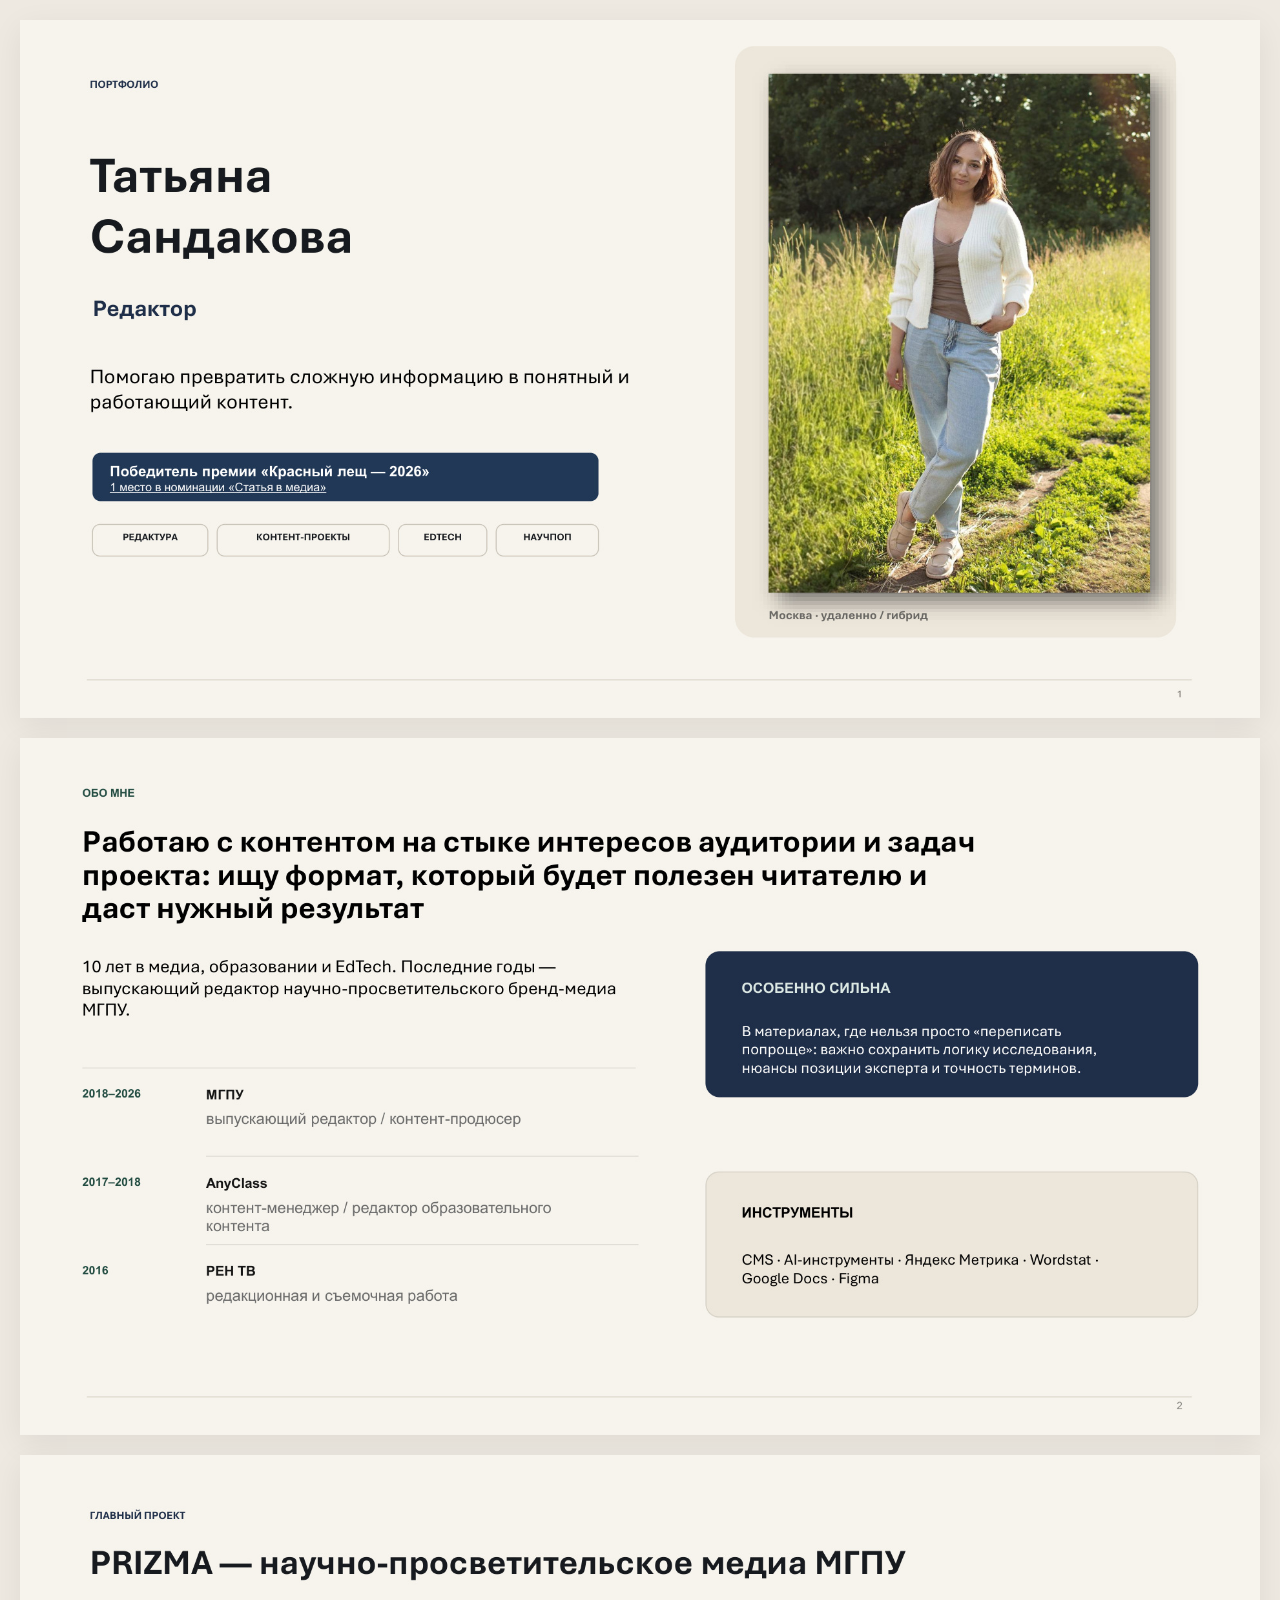
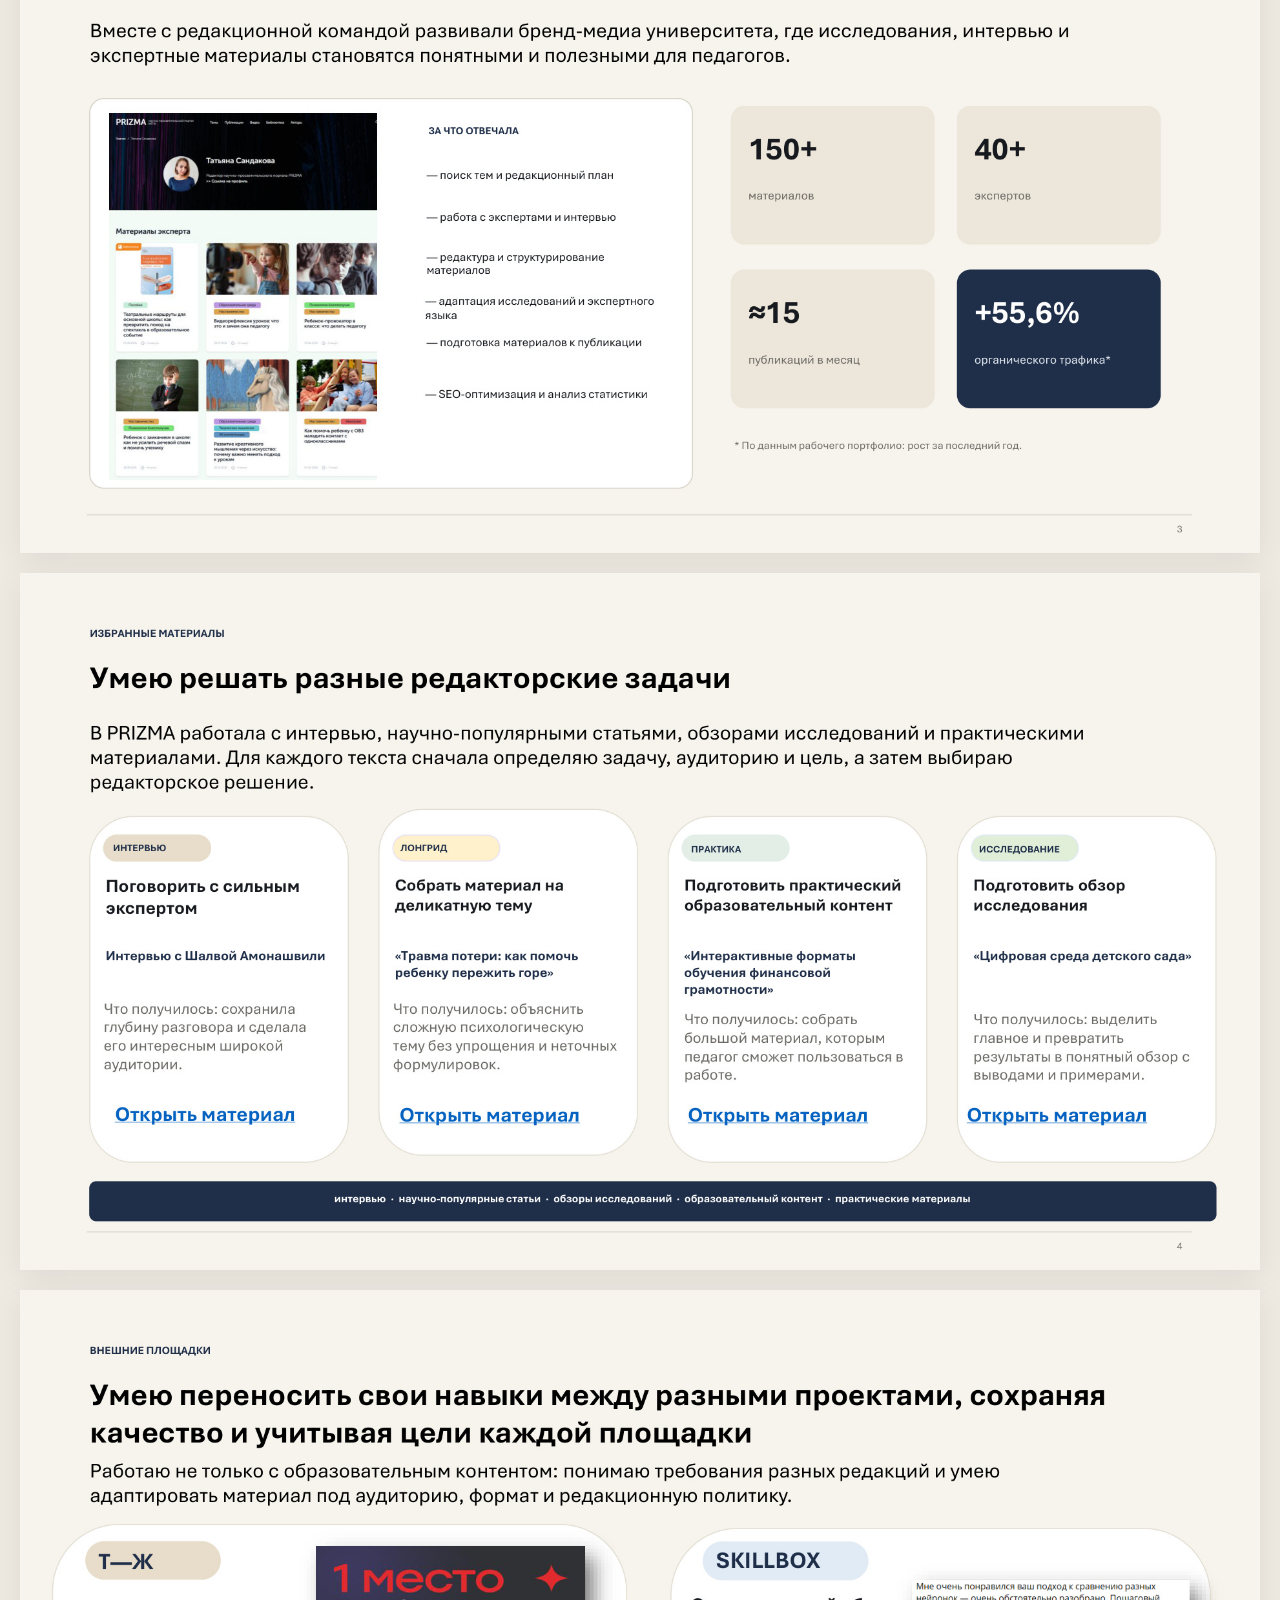
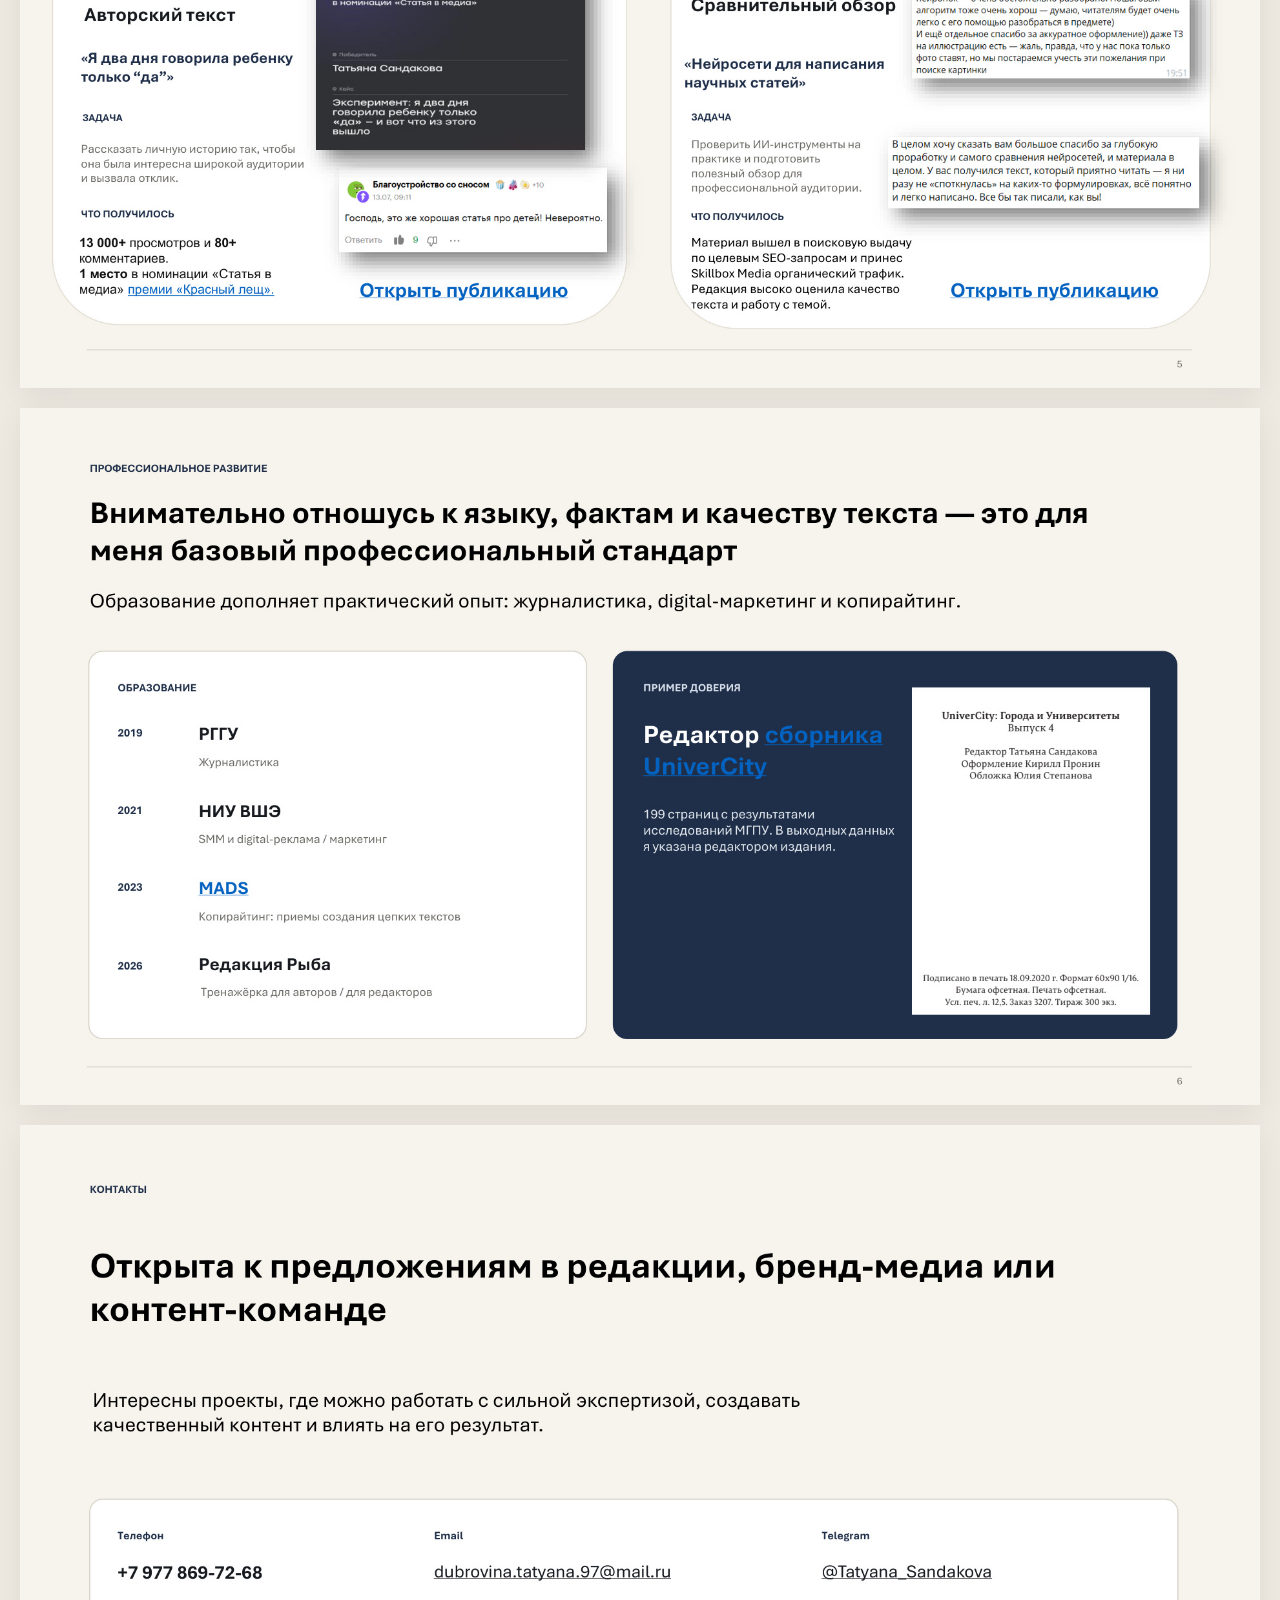
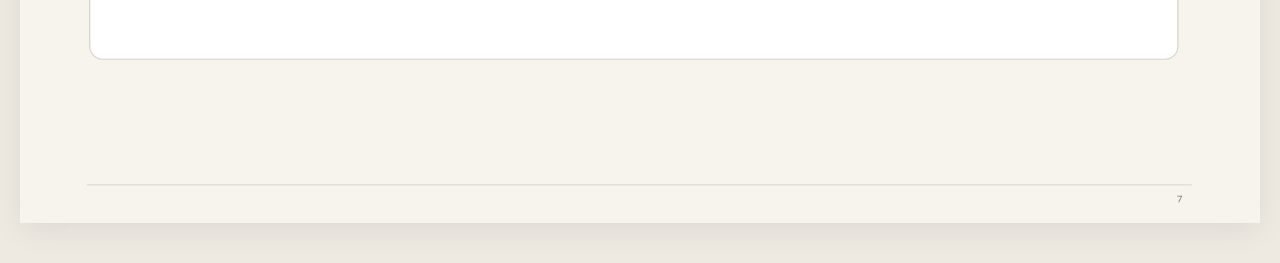
<file: index.html>
<!doctype html>
<html lang="ru"><head>
<meta charset="utf-8"><meta name="viewport" content="width=device-width,initial-scale=1">
<title>Портфолио — Татьяна Сандакова</title>
<meta name="description" content="Портфолио Татьяны Сандаковой — редактор.">
<link rel="stylesheet" href="styles.css"></head>
<body><main class="deck"><section class="slide"><img src="assets/slide-01-2026.jpg" alt="Портфолио Татьяны Сандаковой — слайд 1"><a class="hotspot" href="https://ryba.team/red_bream/winners_2026" target="_blank" rel="noopener noreferrer" style="left:5.85000%;top:62.01296%;width:40.80521%;height:6.93889%"></a><a class="hotspot" href="https://ryba.team/red_bream/winners_2026" target="_blank" rel="noopener noreferrer" style="left:7.33750%;top:66.23518%;width:0.26250%;height:1.24445%"></a><a class="hotspot" href="https://ryba.team/red_bream/winners_2026" target="_blank" rel="noopener noreferrer" style="left:8.07500%;top:66.56852%;width:2.52708%;height:0.93333%"></a><a class="hotspot" href="https://ryba.team/red_bream/winners_2026" target="_blank" rel="noopener noreferrer" style="left:10.93958%;top:66.59074%;width:0.41250%;height:0.88889%"></a><a class="hotspot" href="https://ryba.team/red_bream/winners_2026" target="_blank" rel="noopener noreferrer" style="left:11.70208%;top:66.56852%;width:4.76250%;height:1.15556%"></a><a class="hotspot" href="https://ryba.team/red_bream/winners_2026" target="_blank" rel="noopener noreferrer" style="left:16.85208%;top:66.63519%;width:0.41250%;height:0.77777%"></a><a class="hotspot" href="https://ryba.team/red_bream/winners_2026" target="_blank" rel="noopener noreferrer" style="left:17.36458%;top:66.23518%;width:3.00000%;height:1.26667%"></a><a class="hotspot" href="https://ryba.team/red_bream/winners_2026" target="_blank" rel="noopener noreferrer" style="left:20.70208%;top:66.59074%;width:0.41250%;height:0.88889%"></a><a class="hotspot" href="https://ryba.team/red_bream/winners_2026" target="_blank" rel="noopener noreferrer" style="left:21.46458%;top:66.56852%;width:2.68750%;height:1.15556%"></a><a class="hotspot" href="https://ryba.team/red_bream/winners_2026" target="_blank" rel="noopener noreferrer" style="left:24.23958%;top:66.63519%;width:0.41250%;height:0.77777%"></a></section><section class="slide"><img src="assets/slide-02-2026.jpg" alt="Портфолио Татьяны Сандаковой — слайд 2"></section><section class="slide"><img src="assets/slide-03-2026.jpg" alt="Портфолио Татьяны Сандаковой — слайд 3"></section><section class="slide"><img src="assets/slide-04-2026.jpg" alt="Портфолио Татьяны Сандаковой — слайд 4"><a class="hotspot" href="https://prizma.mgpu.ru/vera-vzroslogo-sposobna-raskryt-rebenka-uroki-gumannoj-pedagogiki/" target="_blank" rel="noopener noreferrer" style="left:7.72500%;top:76.66296%;width:14.37708%;height:2.51111%"></a><a class="hotspot" href="https://prizma.mgpu.ru/travma-poteri-kak-pomoch-rebenku-perezhit-gore/" target="_blank" rel="noopener noreferrer" style="left:30.68021%;top:76.75185%;width:14.37500%;height:2.51111%"></a><a class="hotspot" href="https://prizma.mgpu.ru/interaktivnye-formaty-obucheniya-finansovoj-gramotnosti-igry-kejsy-zadaniya/" target="_blank" rel="noopener noreferrer" style="left:53.93229%;top:76.75185%;width:14.37500%;height:2.51111%"></a><a class="hotspot" href="https://prizma.mgpu.ru/czifrovaya-sreda-detskogo-sada-rezultaty-issledovaniya-i-kejsy-iz-luchshih-praktik/" target="_blank" rel="noopener noreferrer" style="left:76.43542%;top:76.75185%;width:14.37500%;height:2.51111%"></a></section><section class="slide"><img src="assets/slide-05-2026.jpg" alt="Портфолио Татьяны Сандаковой — слайд 5"><a class="hotspot" href="https://ryba.team/red_bream/winners_2026" target="_blank" rel="noopener noreferrer" style="left:8.76250%;top:85.15111%;width:11.66458%;height:1.71111%"></a><a class="hotspot" href="https://t-j.ru/eksperiment-dva-dnya-govori-da/" target="_blank" rel="noopener noreferrer" style="left:27.45208%;top:84.95111%;width:16.69062%;height:2.53334%"></a><a class="hotspot" href="https://skillbox.ru/media/marketing/neyroseti-dlya-napisaniya-nauchnyh-statey-testiruem-besplatnye-ii-servisy/" target="_blank" rel="noopener noreferrer" style="left:75.08542%;top:84.95111%;width:16.70208%;height:2.53334%"></a></section><section class="slide"><img src="assets/slide-06-2026.jpg" alt="Портфолио Татьяны Сандаковой — слайд 6"><a class="hotspot" href="https://disk.yandex.ru/i/MyQ8KO8HFyoVqw" target="_blank" rel="noopener noreferrer" style="left:14.51458%;top:68.01852%;width:3.86250%;height:1.77778%"></a><a class="hotspot" href="https://disk.yandex.ru/i/GOmoVAil2rdVZQ" target="_blank" rel="noopener noreferrer" style="left:60.13229%;top:45.56481%;width:9.32500%;height:3.20371%"></a><a class="hotspot" href="https://disk.yandex.ru/i/GOmoVAil2rdVZQ" target="_blank" rel="noopener noreferrer" style="left:50.39271%;top:50.05741%;width:9.83958%;height:3.15556%"></a></section><section class="slide"><img src="assets/slide-07-2026.jpg" alt="Портфолио Татьяны Сандаковой — слайд 7"><a class="hotspot" href="mailto:dubrovina.tatyana.97@mail.ru" style="left:32.50521%;top:61.63519%;width:26.00208%;height:5.44444%"></a><a class="hotspot" href="mailto:dubrovina.tatyana.97@mail.ru" style="left:33.45521%;top:63.07963%;width:18.95208%;height:2.20000%"></a><a class="hotspot" href="https://t.me/Tatyana_Sandakova" target="_blank" rel="noopener noreferrer" style="left:63.78229%;top:61.63519%;width:22.02813%;height:5.44444%"></a><a class="hotspot" href="https://t.me/Tatyana_Sandakova" target="_blank" rel="noopener noreferrer" style="left:64.73229%;top:63.07963%;width:13.56562%;height:2.20000%"></a></section></main></body></html>
</file>
<file: styles.css>
*{box-sizing:border-box}html,body{margin:0;background:#eee9e1}
body{padding:20px}.deck{width:min(1600px,100%);margin:auto}
.slide{position:relative;width:100%;aspect-ratio:16/9;margin:0 0 20px;overflow:hidden;background:#f5f0e8;box-shadow:0 8px 30px #0001}
.slide img{display:block;width:100%;height:100%;object-fit:contain}
.hotspot{position:absolute;z-index:5;display:block;background:transparent}
@media(max-width:760px){body{padding:0}.slide{margin-bottom:8px;box-shadow:none}}
</file>
